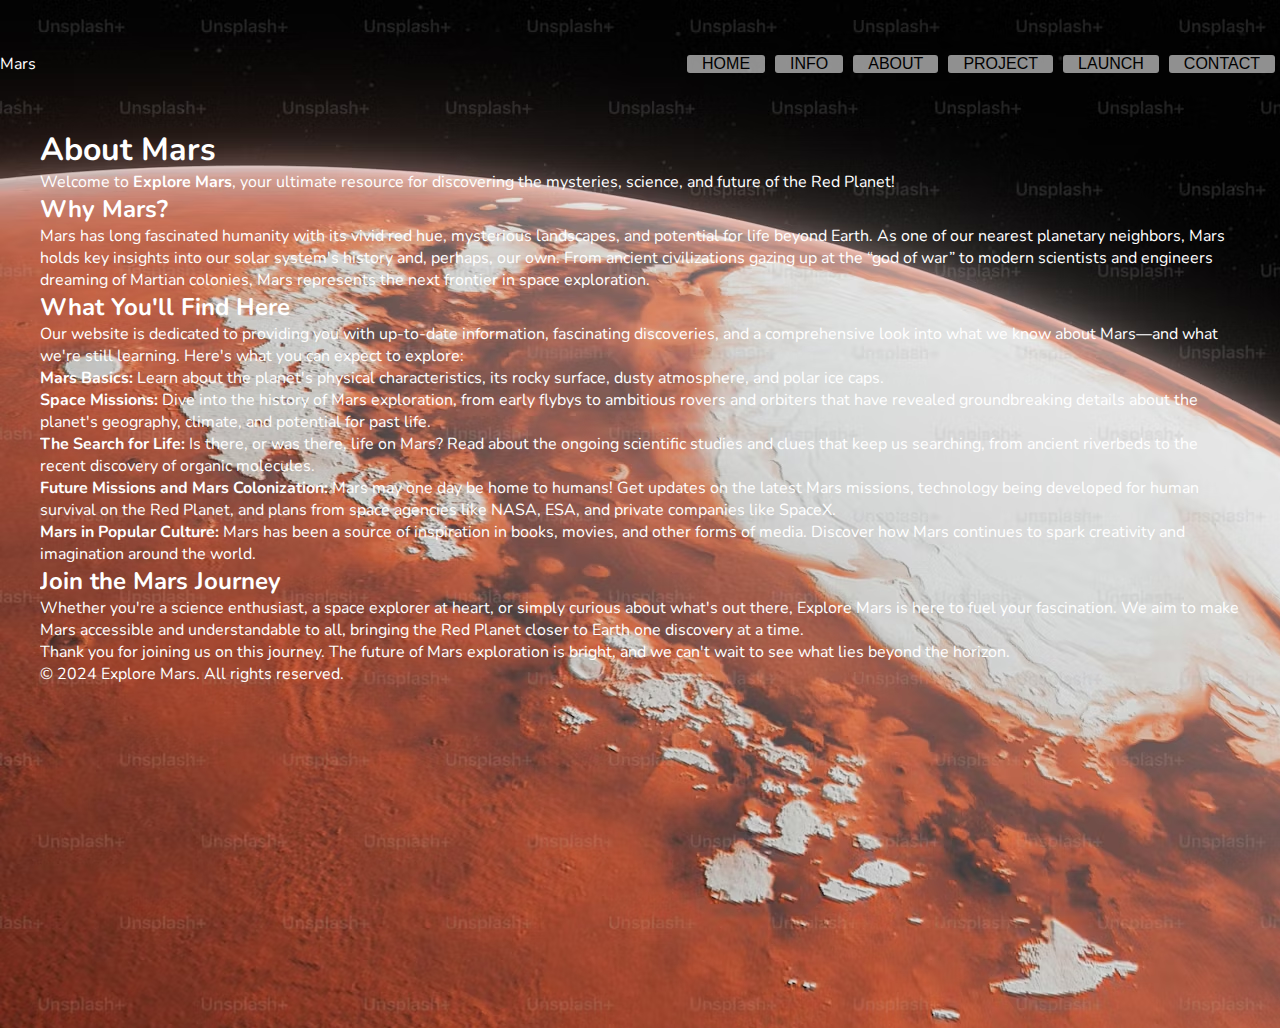
<file: about.html>
<!DOCTYPE html>
<html lang="en">
<head>
    <meta charset="UTF-8">
    <meta name="viewport" content="width=device-width, initial-scale=1.0">
    <title>About</title>
    <link rel="stylesheet" href="style.css">
    <style>
        body{
            background-image: url(./images/mars3);
        }

    </style>
    <script src="./script.js"></script>
</head>
<body>
    <header>
        <a href="./index.html">Mars</a>
        <ol>
            <button class="pap" onclick="home()">HOME</button>
            <!-- <li class="pap"><a href="./index.html">Home</a></li> -->
             <button class="pap" onclick="info()">INFO</button>
            <!-- <li class="pap"><a href="./info.html">Info</a></li> -->
            <button class="pap" onclick="about()">ABOUT</button>
            <!-- <li class="pap"><a href="./about.html">About</a></li> -->
            <button class="pap" onclick="project()">PROJECT</button>
            <!-- <li class="pap"><a href="./projects.html">Projects</a></li> -->
            <button class="pap" onclick="launch()">LAUNCH</button>
            <!-- <li class="pap"><a href="launch.html">Launch Schedule</a></li> -->
            <button class="pap" onclick="contact()">CONTACT</button>
            <!-- <li class="pap"><a href="./contact.html">Contact</a></li> -->
        </ol>
    </header>
    <div class="container">
        <h1>About Mars</h1>
        <p>Welcome to <strong>Explore Mars</strong>, your ultimate resource for discovering the mysteries, science, and future of the Red Planet!</p>
    
        <h2>Why Mars?</h2>
        <p>Mars has long fascinated humanity with its vivid red hue, mysterious landscapes, and potential for life beyond Earth. As one of our nearest planetary neighbors, Mars holds key insights into our solar system's history and, perhaps, our own. From ancient civilizations gazing up at the “god of war” to modern scientists and engineers dreaming of Martian colonies, Mars represents the next frontier in space exploration.</p>
    
        <h2>What You&#39;ll Find Here</h2>
        <p>Our website is dedicated to providing you with up-to-date information, fascinating discoveries, and a comprehensive look into what we know about Mars—and what we&#39;re still learning. Here&#39;s what you can expect to explore:</p>
        
        <ul>
            <li><strong>Mars Basics:</strong> Learn about the planet&#39;s physical characteristics, its rocky surface, dusty atmosphere, and polar ice caps.</li>
            <li><strong>Space Missions:</strong> Dive into the history of Mars exploration, from early flybys to ambitious rovers and orbiters that have revealed groundbreaking details about the planet&#39;s geography, climate, and potential for past life.</li>
            <li><strong>The Search for Life:</strong> Is there, or was there, life on Mars? Read about the ongoing scientific studies and clues that keep us searching, from ancient riverbeds to the recent discovery of organic molecules.</li>
            <li><strong>Future Missions and Mars Colonization:</strong> Mars may one day be home to humans! Get updates on the latest Mars missions, technology being developed for human survival on the Red Planet, and plans from space agencies like NASA, ESA, and private companies like SpaceX.</li>
            <li><strong>Mars in Popular Culture:</strong> Mars has been a source of inspiration in books, movies, and other forms of media. Discover how Mars continues to spark creativity and imagination around the world.</li>
        </ul>
    
        <h2>Join the Mars Journey</h2>
        <p>Whether you&#39;re a science enthusiast, a space explorer at heart, or simply curious about what&#39;s out there, Explore Mars is here to fuel your fascination. We aim to make Mars accessible and understandable to all, bringing the Red Planet closer to Earth one discovery at a time.</p>
        <p>Thank you for joining us on this journey. The future of Mars exploration is bright, and we can&#39;t wait to see what lies beyond the horizon.</p>
    
        <footer>&copy; 2024 Explore Mars. All rights reserved.</footer>
    </div>


</body>
</html>
</file>
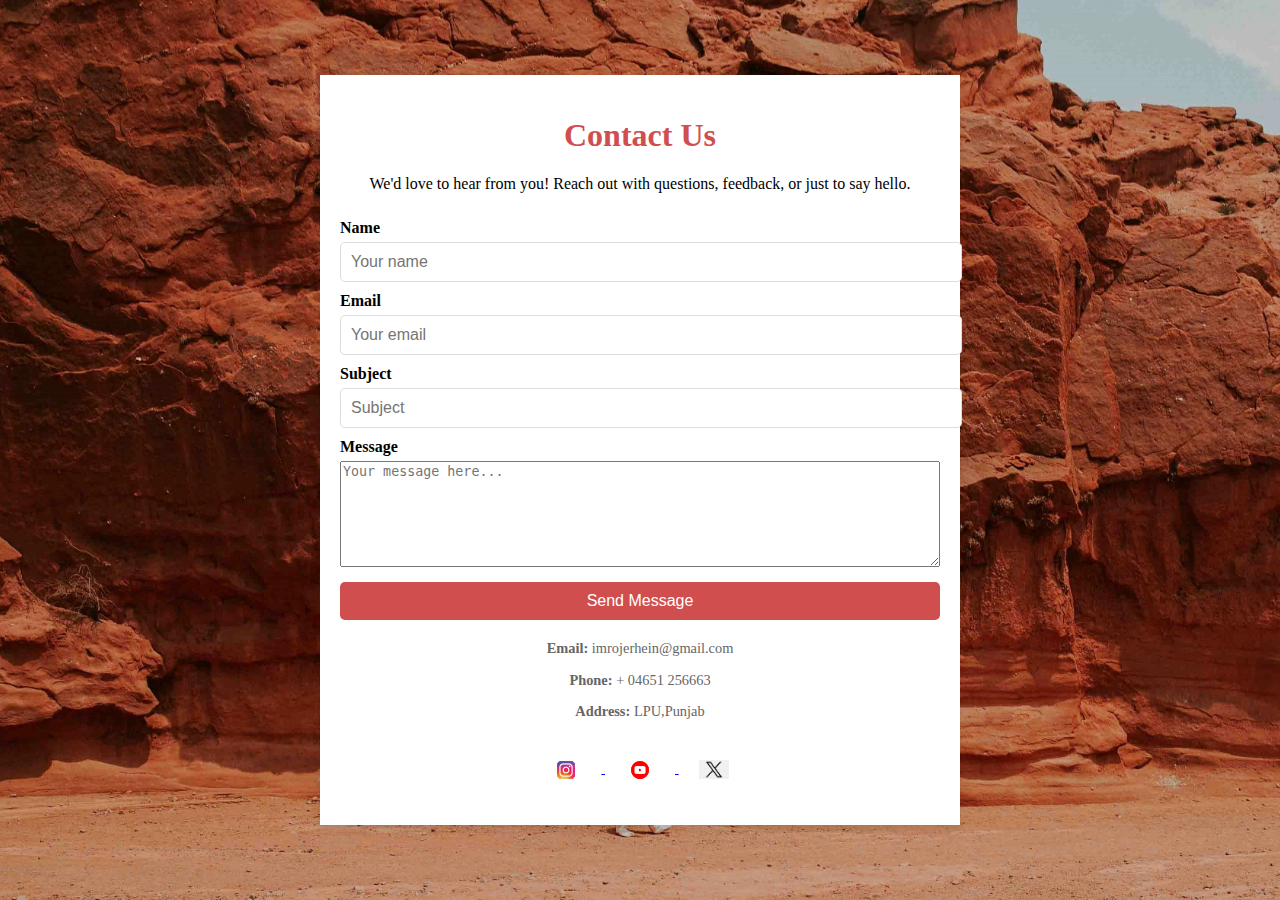
<file: contact.html>
<!DOCTYPE html>
<html lang="en">
<head>
    <meta charset="UTF-8">
    <meta name="viewport" content="width=device-width, initial-scale=1.0">
    <title>Contact</title>
    <style>
        body{
            margin: 0px;
            padding: 0px;
            background-image: url(./images/mars\ astro.jpg);
            background-repeat: repeat;
            background-position: center;
            background-size:cover ;
            background-attachment:fixed ;
            justify-content: center;
            align-items: center;
            display: flex;
            height: 100vh;
        }
        .container {
            max-width: 600px;
            width: 90%;
            padding: 20px;
            background-color: #fff;
            box-shadow: 0 4px 8px rgba(0, 0, 0, 0.1);
        }
        h1 {
            color: #d04e4e;
            text-align: center;
        }
        p {
            text-align: center;
        }
        form {
            display: flex;
            flex-direction: column;
        }
        label {
            margin: 10px 0 5px;
            font-weight: bold;
        }
        input{
            padding: 10px;
            font-size: 1em;
            border: 1px solid #ddd;
            border-radius: 5px;
            width: 100%;
        }
        textarea {
            resize: vertical;
            min-height: 100px;
        }
        button {
            margin-top: 15px;
            padding: 10px;
            background-color: #d04e4e;
            color: #fff;
            border: none;
            font-size: 1em;
            border-radius: 5px;
            cursor: pointer;
        }
        button:hover {
            background-color: #b84242;
            padding: 10px;
        }
        .contact-info {
            margin-top: 20px;
            font-size: 0.9em;
            text-align: center;
            color: #666;
        }
        .social{
            vertical-align: bottom;
        }
        .imga{
            width: 30px;
            padding: 20px;
            vertical-align:middle;
        }
    </style>
</head>
<body>
    
    <div class="container">
        
        <h1>Contact Us</h1>
        <p>We&#39;d love to hear from you! Reach out with questions, feedback, or just to say hello.</p>
    
        <form action="." method="post">
            <label for="name">Name</label>
            <input type="text" id="name" name="name" placeholder="Your name" required>
    
            <label for="email">Email</label>
            <input type="email" id="email" name="email" placeholder="Your email" required>
    
            <label for="subject">Subject</label>
            <input type="text" id="subject" name="subject" placeholder="Subject" required>
    
            <label for="message">Message</label>
            <textarea id="message" name="message" placeholder="Your message here..." required></textarea>
    
            <button  type="submit">Send Message</button>
        </form>
    
        <div class="contact-info">
            <p><strong>Email:</strong> imrojerhein@gmail.com</p>
            <p><strong>Phone:</strong> + 04651 256663</p>
            <p><strong>Address:</strong> LPU,Punjab</p>
            <div class="social">
               <a href="https://www.instagram.com/isro.dos/"> <img  class="imga" src="./images/insta.jpg" alt=""> </a>
                <a href="https://www.youtube.com/@isroofficial5866"> <img class="imga" src="./images/youtube.png" alt=""> </a>
                <a href="https://x.com/isro">  <img class="imga" src="./images/twitter.jpg" alt=""> </a>
            </div>
        </div>
    </div>
</body>
</html>
</file>
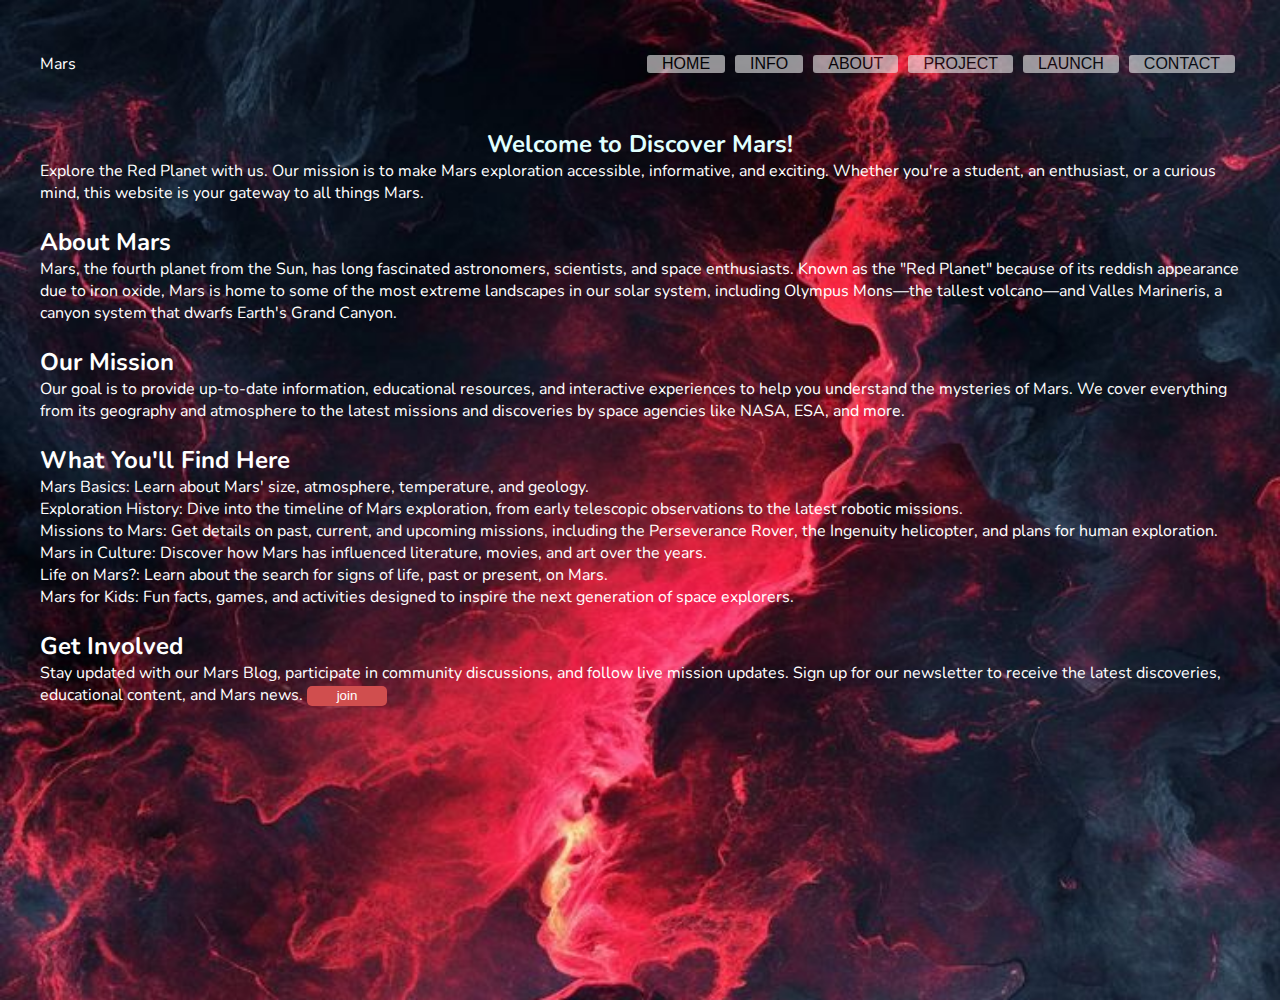
<file: info.html>
<!DOCTYPE html>
<html lang="en">
<head>
    <meta charset="UTF-8">
    <meta name="viewport" content="width=device-width, initial-scale=1.0">
    <title>info</title>
    <link rel="stylesheet" href="./style.css">
    <style>
        body{
            background-image: url(./images/Nebula\ Swirl.jpg);
            background-repeat: repeat;
            background-size:cover ;
            background-position:center ;
            padding-bottom: 100px;
        }
       .but{
        height: 20px;
        width: 80px;
        color: white;
        background-color: #d04e4e;
        border: none;
        border-radius: 5px;
        cursor: pointer;
        margin-bottom: 150px;
        transition: 0.5s;
       }
       .but:hover{
        background-color: #852121;
        color: black;
        font-size:16px;
        
       }
       /* .but:active{
       color: white;
       background-color: black;
      
       } */
    </style>
    <script>
        function newsletter(){
            // console.log("You Have Successfully Subscribed To Our Newsletter")
            alert("You Have Successfully Subscribed To Our Newsletter")

        }
    </script>
    <script src="./script.js"></script>
</head>
<body>
    <div class="container">
        <header>
            <a href="./index.html">Mars</a>
            <ol>
                <button class="pap" onclick="home()">HOME</button>
                <!-- <li class="pap"><a href="./index.html">Home</a></li> -->
                 <button class="pap" onclick="info()">INFO</button>
                <!-- <li class="pap"><a href="./info.html">Info</a></li> -->
                <button class="pap" onclick="about()">ABOUT</button>
                <!-- <li class="pap"><a href="./about.html">About</a></li> -->
                <button class="pap" onclick="project()">PROJECT</button>
                <!-- <li class="pap"><a href="./projects.html">Projects</a></li> -->
                <button class="pap" onclick="launch()">LAUNCH</button>
                <!-- <li class="pap"><a href="launch.html">Launch Schedule</a></li> -->
                <button class="pap" onclick="contact()">CONTACT</button>
                <!-- <li class="pap"><a href="./contact.html">Contact</a></li> -->
            </ol>
        </header>
        <center><h2 style="color: lightcyan;">Welcome to Discover Mars!</h2></center>
        <p>
            
Explore the Red Planet with us. Our mission is to make Mars exploration accessible, informative, and exciting. Whether you're a student, an enthusiast, or a curious mind, this website is your gateway to all things Mars.
        </p>
        <br>
        <h2>About Mars</h2>
        <p>
            
Mars, the fourth planet from the Sun, has long fascinated astronomers, scientists, and space enthusiasts. Known as the "Red Planet" because of its reddish appearance due to iron oxide, Mars is home to some of the most extreme landscapes in our solar system, including Olympus Mons—the tallest volcano—and Valles Marineris, a canyon system that dwarfs Earth's Grand Canyon.
        </p><br>
        <h2>Our Mission</h2>
        <p>
            Our goal is to provide up-to-date information, educational resources, and interactive experiences to help you understand the mysteries of Mars. We cover everything from its geography and atmosphere to the latest missions and discoveries by space agencies like NASA, ESA, and more.</p>
            <br><h2>What You&#39;ll Find Here</h2>
            <p>
                <ul></ul>
                    <li>Mars Basics: Learn about Mars&#39; size, atmosphere, temperature, and geology.</li>
<li>Exploration History: Dive into the timeline of Mars exploration, from early telescopic observations to the latest robotic missions.</li>
<li>Missions to Mars: Get details on past, current, and upcoming missions, including the Perseverance Rover, the Ingenuity helicopter, and plans for human exploration.
    <li>Mars in Culture: Discover how Mars has influenced literature, movies, and art over the years.</li>
    <li>Life on Mars?: Learn about the search for signs of life, past or present, on Mars.</li>
    <li>Mars for Kids: Fun facts, games, and activities designed to inspire the next generation of space explorers.</li>
            </p>
            <br>
            <h2>Get Involved</h2>
        <p>
            
Stay updated with our Mars Blog, participate in community discussions, and follow live mission updates. Sign up for our newsletter to receive the latest discoveries, educational content, and Mars news.
<button class="but" onclick="newsletter()"> join</button>
        </p>
        <p>

        </p>
    
</body>
</html>
</file>
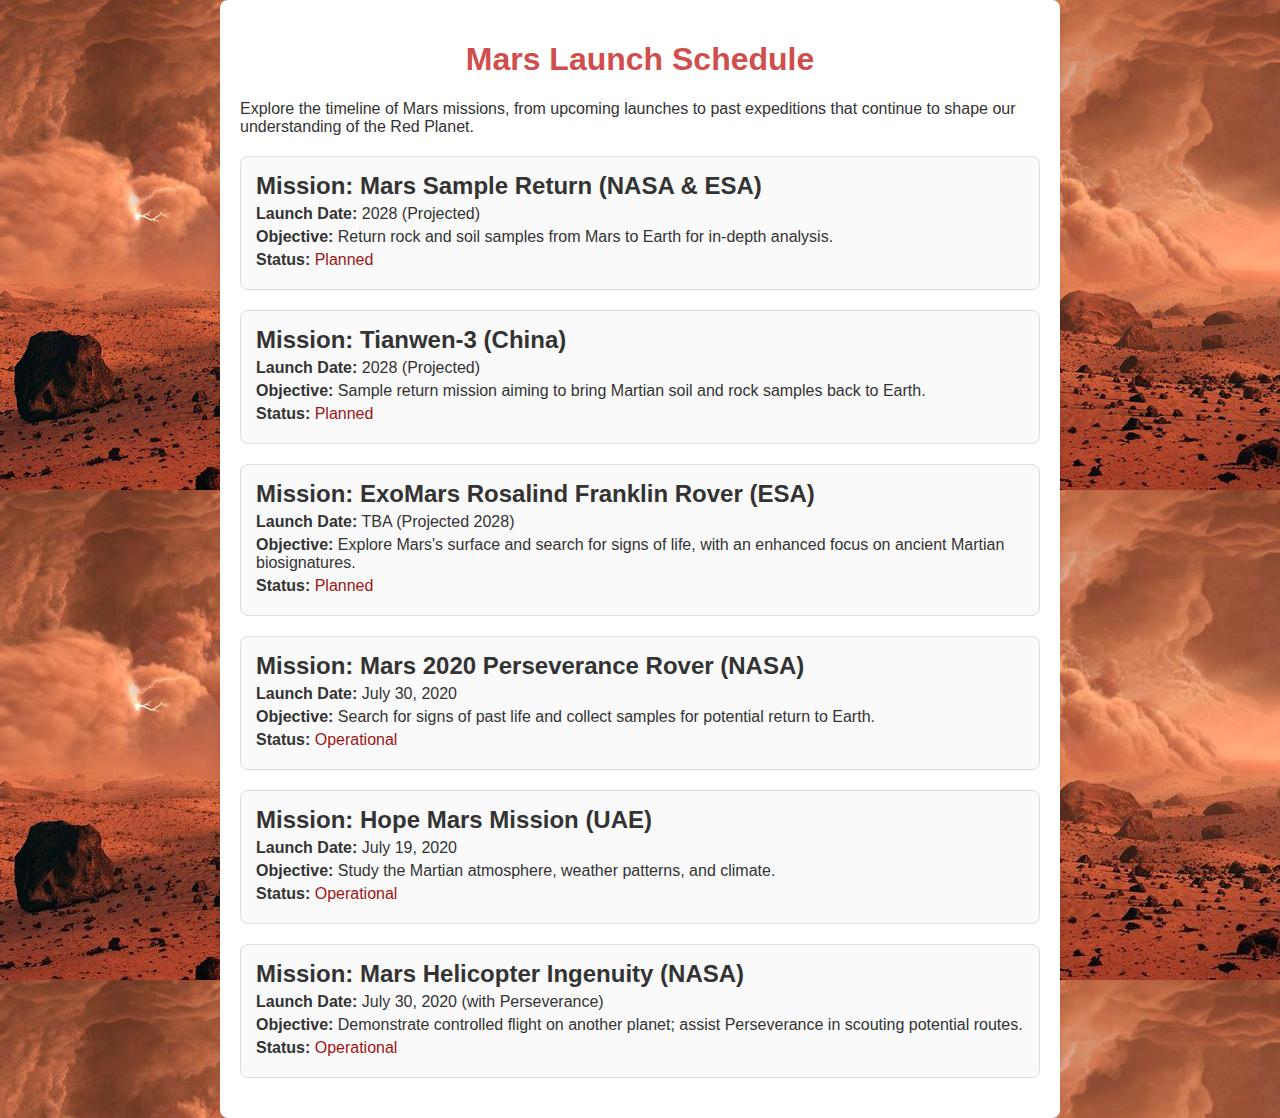
<file: launch.html>
<!DOCTYPE html>
<html lang="en">
<head>
    <meta charset="UTF-8">
    <meta name="viewport" content="width=device-width, initial-scale=1.0">
    <title>Launch Schedule for Mars | Explore Mars</title>
    <style>
        body {
            background-image: url(./images/Mars-strom.jpg);
            font-family: Arial, sans-serif;
            margin: 0;
            padding: 0;
            color: #333;
            display: flex;
            justify-content: center;
            align-items: center;
            min-height: 100vh;
            /* background-repeat:no-repeat ; */
        }
        .container {
            max-width: 800px;
            padding: 20px;
            background-color: #fff;
            box-shadow: 0 4px 8px rgba(0, 0, 0, 0.1);
            border-radius: 8px;
        }
        h1 {
            color: #d04e4e;
            text-align: center;
        }
        .mission {
            margin: 20px 0;
            padding: 15px;
            border: 1px solid #ddd;
            border-radius: 8px;
            background-color: #fafafa;
        }
        h2 {
            margin: 0;
            color: #333;
        }
        p {
            margin: 5px 0;
        }
        .status {
            font-weight: normal;
            color: #9e1414;
            /* font-style:italic; */
        }
        .status:hover{
            font-style:bold;
            font-weight: bold;
        }
    </style>
</head>
<body>   
<div class="container">
    <h1>Mars Launch Schedule</h1>
    <p>Explore the timeline of Mars missions, from upcoming launches to past expeditions that continue to shape our understanding of the Red Planet.</p>

    <div class="mission">
        <h2>Mission: Mars Sample Return (NASA & ESA)</h2>
        <p><strong>Launch Date:</strong> 2028 (Projected)</p>
        <p><strong>Objective:</strong> Return rock and soil samples from Mars to Earth for in-depth analysis.</p>
        <p><strong>Status:</strong> <span class="status">Planned</span></p>
    </div>

    <div class="mission">
        <h2>Mission: Tianwen-3 (China)</h2>
        <p><strong>Launch Date:</strong> 2028 (Projected)</p>
        <p><strong>Objective:</strong> Sample return mission aiming to bring Martian soil and rock samples back to Earth.</p>
        <p><strong>Status:</strong> <span class="status">Planned</span></p>
    </div>

    <div class="mission">
        <h2>Mission: ExoMars Rosalind Franklin Rover (ESA)</h2>
        <p><strong>Launch Date:</strong> TBA (Projected 2028)</p>
        <p><strong>Objective:</strong> Explore Mars&#39;s surface and search for signs of life, with an enhanced focus on ancient Martian biosignatures.</p>
        <p><strong>Status:</strong> <span class="status">Planned</span></p>
    </div>

    <div class="mission">
        <h2>Mission: Mars 2020 Perseverance Rover (NASA)</h2>
        <p><strong>Launch Date:</strong> July 30, 2020</p>
        <p><strong>Objective:</strong> Search for signs of past life and collect samples for potential return to Earth.</p>
        <p><strong>Status:</strong> <span class="status">Operational</span></p>
    </div>

    <div class="mission">
        <h2>Mission: Hope Mars Mission (UAE)</h2>
        <p><strong>Launch Date:</strong> July 19, 2020</p>
        <p><strong>Objective:</strong> Study the Martian atmosphere, weather patterns, and climate.</p>
        <p><strong>Status:</strong> <span class="status">Operational</span></p>
    </div>

    <div class="mission">
        <h2>Mission: Mars Helicopter Ingenuity (NASA)</h2>
        <p><strong>Launch Date:</strong> July 30, 2020 (with Perseverance)</p>
        <p><strong>Objective:</strong> Demonstrate controlled flight on another planet; assist Perseverance in scouting potential routes.</p>
        <p><strong>Status:</strong> <span class="status">Operational</span></p>
    </div>
</div>

</body>
</html>
</file>
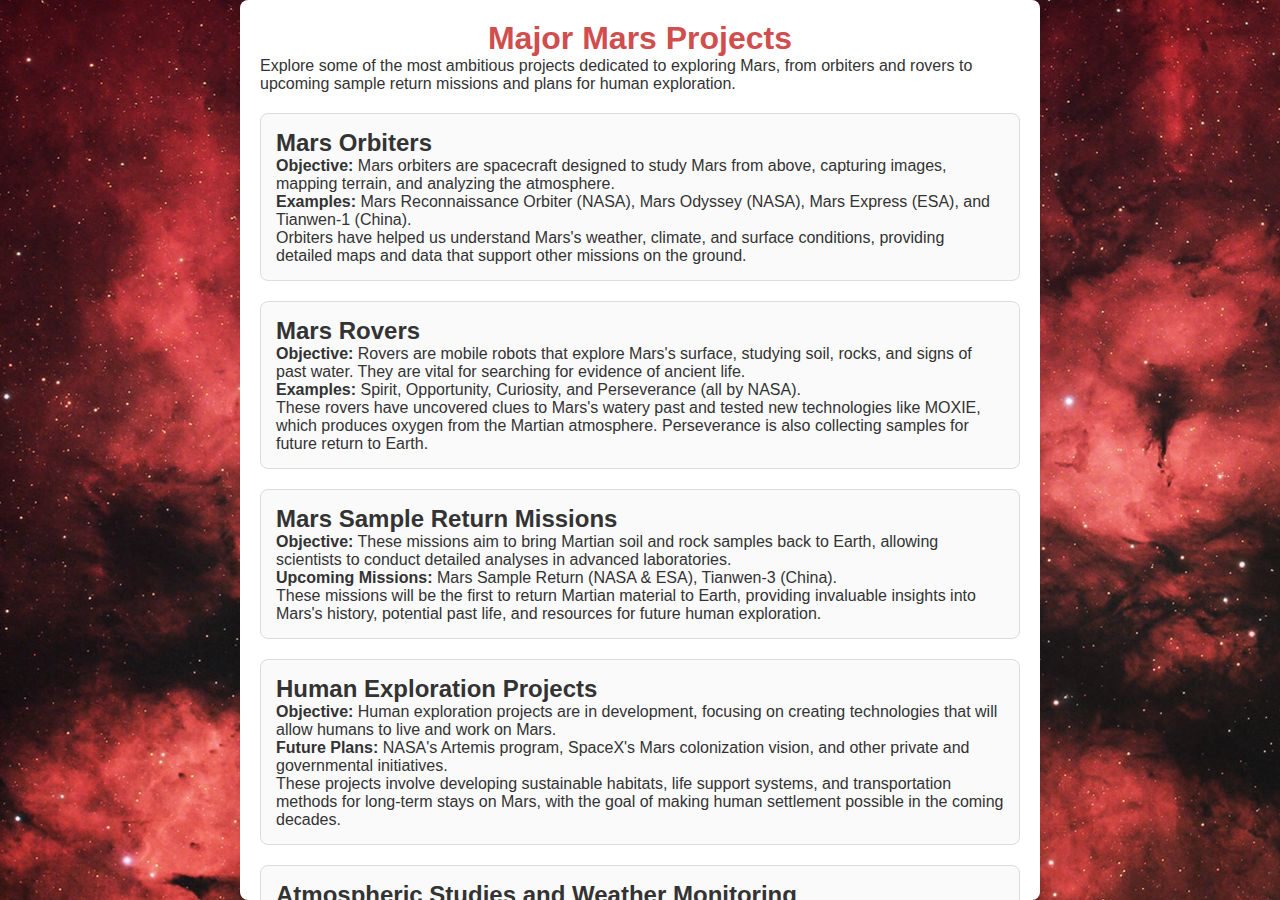
<file: projects.html>
<!DOCTYPE html>
<html lang="en">
<head>
    <meta charset="UTF-8">
    <meta name="viewport" content="width=device-width, initial-scale=1.0">
    <title>Mars Projects | Explore Mars</title>
    <link rel="stylesheet" href="style.css">
    <style>
        body {
            background-image: url(./images/Nebula.jpg);
            font-family: Arial, sans-serif;
            margin: 0;
            padding: 0;
            background-color: #f4f4f9;
            color: #333;
            display: flex;
            justify-content: center;
            align-items: center;
            min-height: 100vh;
        }
        .container {
            max-width: 800px;
            padding: 20px;
            background-color: #fff;
            box-shadow: 0 4px 8px rgba(0, 0, 0, 0.1);
            border-radius: 8px;
        }
        h1 {
            color: #d04e4e;
            text-align: center;
        }
        .project {
            margin: 20px 0;
            padding: 15px;
            border: 1px solid #ddd;
            border-radius: 8px;
            background-color: #fafafa;
        }
        .h2 {
            margin: 0;
            color: #333;
        }
        .p {
            margin: 5px 0;
        }
    </style>
</head>
<body>

<div class="container">
    <h1>Major Mars Projects</h1>
    <p>Explore some of the most ambitious projects dedicated to exploring Mars, from orbiters and rovers to upcoming sample return missions and plans for human exploration.</p>

    <div class="project">
        <h2>Mars Orbiters</h2>
        <p><strong>Objective:</strong> Mars orbiters are spacecraft designed to study Mars from above, capturing images, mapping terrain, and analyzing the atmosphere.</p>
        <p><strong>Examples:</strong> Mars Reconnaissance Orbiter (NASA), Mars Odyssey (NASA), Mars Express (ESA), and Tianwen-1 (China).</p>
        <p>Orbiters have helped us understand Mars's weather, climate, and surface conditions, providing detailed maps and data that support other missions on the ground.</p>
    </div>

    <div class="project">
        <h2>Mars Rovers</h2>
        <p><strong>Objective:</strong> Rovers are mobile robots that explore Mars's surface, studying soil, rocks, and signs of past water. They are vital for searching for evidence of ancient life.</p>
        <p><strong>Examples:</strong> Spirit, Opportunity, Curiosity, and Perseverance (all by NASA).</p>
        <p>These rovers have uncovered clues to Mars&#39;s watery past and tested new technologies like MOXIE, which produces oxygen from the Martian atmosphere. Perseverance is also collecting samples for future return to Earth.</p>
    </div>

    <div class="project">
        <h2>Mars Sample Return Missions</h2>
        <p><strong>Objective:</strong> These missions aim to bring Martian soil and rock samples back to Earth, allowing scientists to conduct detailed analyses in advanced laboratories.</p>
        <p><strong>Upcoming Missions:</strong> Mars Sample Return (NASA & ESA), Tianwen-3 (China).</p>
        <p>These missions will be the first to return Martian material to Earth, providing invaluable insights into Mars&#39;s history, potential past life, and resources for future human exploration.</p>
    </div>

    <div class="project">
        <h2>Human Exploration Projects</h2>
        <p><strong>Objective:</strong> Human exploration projects are in development, focusing on creating technologies that will allow humans to live and work on Mars.</p>
        <p><strong>Future Plans:</strong> NASA&#39;s Artemis program, SpaceX&#39;s Mars colonization vision, and other private and governmental initiatives.</p>
        <p>These projects involve developing sustainable habitats, life support systems, and transportation methods for long-term stays on Mars, with the goal of making human settlement possible in the coming decades.</p>
    </div>

    <div class="project">
        <h2>Atmospheric Studies and Weather Monitoring</h2>
        <p><strong>Objective:</strong> Understanding Mars&#39;s atmosphere and weather patterns is essential for safe exploration and potential colonization.</p>
        <p><strong>Examples:</strong> Mars Atmosphere and Volatile EvolutioN (MAVEN), Hope Mars Mission (UAE).</p>
        <p>These missions study the Martian atmosphere, helping scientists learn more about how Mars&#39;s climate has changed and how it could impact future missions.</p>
    </div>
</div>

</body>
</html>
</file>
<file: style.css>
@import url('https://fonts.googleapis.com/css2?family=Nunito:wght@300;400;600;700&display=swap');
*{
    margin: 0;
    padding: 0;
    box-sizing: border-box;
}
div{
    overflow: auto;
}
.para1{
    width: 400px;
    max-width: 50%;
    opacity: 0.75;
    font-size: 13px;
}
.heading1{
    font-size: 54px;
    padding-top:2% ;
}
ol {
    
    display: flex;
}
.pap{
    opacity: 0.6;
    padding: 0 15px;
    margin: 5px;
    border: none;
    border-radius: 3px;
    font-size:medium;
}
.pap:hover{
    background-color: rgba(252, 252, 252, 0.461);
    color: #3D5300;
    padding: 0 20px;
    border-radius: 5px;

}
body {
    font-family: 'Nunito', sans-serif;
    color: white;
    overflow: hidden;
    background-color: black;
}

.container {
    position: relative;
    max-width: 1200px;
    margin: 0 auto;
    height: 100vh;
}
.mars {
    position: absolute;
}
header {
    display: flex;
    justify-content: space-between;
    align-items: center;
    padding: 50px 0;
}
a{
    color: white;
    text-decoration: none;
}
</file>
